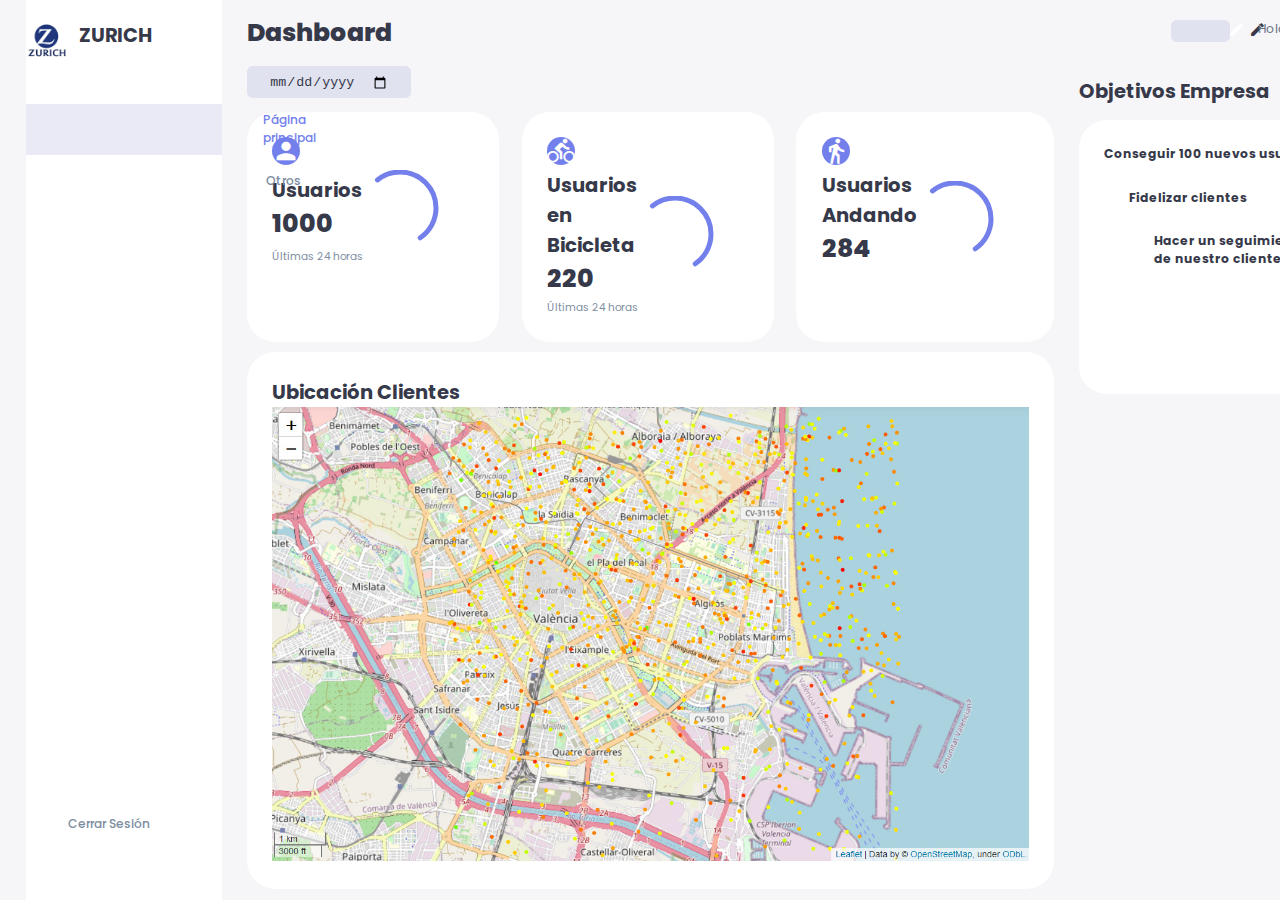
<file: Dashboards/zurich.html>
<!DOCTYPE html>
<html lang="en">
<head>
    <meta charset="UTF-8">
    <meta http-equiv="X-UA-Compatible" content="IE=edge">
    <meta name="viewport" content="width=device-width, initial-scale=1.0">
    <title>Dashboard</title>
    
    <link href="https://fonts.googleapis.com/icon?family=Material+Icons+Sharp"
    rel="stylesheet"> 
    <link rel="stylesheet" href="./style.css">
</head>
<body>
    <div class="container">
        <aside>
            <div class="top">
                <div class="logo">
                    <img src= "./images/logo.png">
                    <h2>ZURICH</h2> 
                </div>
                <div class="close" id="close-btn">
                    <span class="material-icons-sharp">close</span> 
                </div>
            </div>

            <div class="sidebar">
                <a href="#" class = "active"> 
                    <span class="material-icons-sharp">grid_view</span>
                    <h3>Página principal</h3>
                </a>
                <a href="#">
                    <span class="material-icons-sharp">grid_view</span>
                    <h3>Otros</h3>
                </a>
                <a href="#">
                    <span class="material-icons-sharp"></span>
                    <h3>Cerrar Sesión</h3>
                </a>
            </div>
        </aside>
        <!---------------END OF ASIDE----------------> 
        <main>
            <h1>Dashboard</h1>

            <div class="date">
                <input type="date">
            </div>

            <div class="insights">
                <div class="KM Andados">
                    <span class="material-icons-sharp">person</span> 
                    <div class="middle">
                        <div class="left">
                            <h2>Usuarios</h2>
                            <h1>1000</h1>
                    </div>
                    <div class="progress">
                        <svg>
                            <circle cx="38" cy="38" r="36"></circle>
                        </svg>
                        <div class="number">
                            <p></p>
                        </div>
                    </div>
            </div>
            <small class="text-muted">Últimas 24 horas</small>
        </div>
        <!-------------------END KM ANDADOS-------------------->
            <div class="KM Bici">
                <span class="material-icons-sharp">directions_bike</span>
                <div class="middle">
                    <div class="left">
                        <h2>Usuarios en Bicicleta</h2>
                        <h1>220</h1>
                </div>
                <div class="progress">
                    <svg>
                        <circle cx="38" cy="38" r="36"></circle>
                    </svg>
                    <div class="number">
                        <p></p>
                    </div>
                </div>
        </div>
        <small class="text-muted">Últimas 24 horas</small>
    </div>
    <!------------------------END KM BICI------------------------>
            <div class="KM Totales">
                <span class="material-icons-sharp">directions_walk</span>
                <div class="middle">
                    <div class="left">
                        <h2>Usuarios Andando</h2>
                        <h1>284</h1>
                </div>
                <div class="progress">
                    <svg>
                        <circle cx="38" cy="38" r="36"></circle>
                    </svg>
                    <div class="number">
                        <p></p>
                    </div>
                </div>
            </div>
    </div>
    <!----------------------END OF KM TOTALES-------------------->
    </div>
    <!-----------------------END OF INSIGHTS--------------------->

    <div class = "mapa">
        <div class = "ubicacion">
            <div class = "left">
                <h2>Ubicación Clientes</h2>
                <div id="zurichclientes"></div>
                <img src="images\mapa.jpeg" alt="Mapa">
            </div>
        </div>
    </div>  
    </main>
    <!----------------------END OF MAIN-------------------->
    <div class="rigth">
        <div class="top">
            <button id="menu-btn">
                <span class="material-icons-sharp">menu</span>
            </button>
            <div class="theme-toggler">
                <span class="material-icons-sharp active">light_mode</span>
                <span class="material-icons-sharp">dark_mode</span> 
            </div>
            <div class="profile">
                <div class="info">
                    <p>Hola Admin!</p>
                    <small class="text-muted">Admin</small>
                </div>
                <div class="profile-photo">
                    <img src= "./images/profilephoto.png">
                </div>
            </div>
        </div>
        <!---------------------END OF TOP-------------------->
        <div class="recent-updates">
            <h2>Objetivos Empresa</h2>
            <div class="updates">
                <div class="update">
                    <div class="message">
                        <p><b>Conseguir 100 nuevos usuarios diarios.</b></p>
            </div>
            <div class="updates">
                <div class="update">
                    <div class="message">
                        <p><b>Fidelizar clientes</b></p>
            </div>
            <div class="updates">
                <div class="update">
                    <div class="message">
                        <p><b>Hacer un seguimiento de nuestro clientes</b></p><div class="updates">
                    </div>
                </div>
            </div>
        </div>
    </div>
</body>
</html>
</file>
<file: Dashboards/style.css>
@import url('https://fonts.googleapis.com/css2?family=Poppins:wght@300;400;500;600;700;800&display=swap');

/* ROOT VARIABLES */
:root {
    --color-primary: #7380ec;
    --color-danger: #ff7782;
    --color-success: #41f1b6;
    --color-warning: #ffbb55;
    --color-white: #fff;
    --color-info-dark: #7d8da1;
    --color-info-light: #dce1eb;
    --color-dark: #363949;
    --color-light: rgba(132,139,200,0.18);
    --color-primary-variant: #111e88;
    --color-dark-variant: #677483;
    --color-background: #f6f6f9;

    --card-border-radius: 2rem;
    --border-radius-1: 0.4rem;
    --border-radius-2: 0.8rem;
    --border-radius-3: 1.2rem;

    --card-padding: 1.8rem;
    --padding-1: 1.2rem;

    --box-shadow: 0.2rem 3rem var(--color-light);
}

 * {
     margin: 0;
     padding: 0;
     outline: 0;
     appearance: 0;
     border: 0;
     text-decoration: none;
     list-style: none;
     box-sizing: border-box;
 }

 html{
     font-size: 14px;
 }

 body{
     width: 100vw;
     height: 100vh;
     font-family: poppins, sans-serif;
     font-size: 0.88rem;
     background: var(--color-background);
     user-select: none;
     overflow-x: hidden;
     color: var(--color-dark);
 }

 .container {
     display: grid;
     width: 96%;
     margin: 0 auto;
     gap: 1.8rem;
     grid-template-columns: 14rem auto 23rem;
 }

a {
    color: var(--color-dark);
}

img {
    display: block;
    width: 100%;
}

h1 {
    font-weight: 800;
    font-size: 1.8rem;
}

h2 {
    font-size: 1.4rem;
}

h3 {
    font-size: 0.87rem;
}

h4 {
    font-size: 0.8rem;
}

h5 {
    font-size: 0.77rem;
}

small{
    font-size: 0.75rem;
}

.profile-photo{
    width: 2.8rem;
    height: 2.8rem;
    border-radius: 50%;
    overflow: hidden;
}

.text-muted{
    color: var(--color-info-dark);
}

p {
    color:var(--color-dark-variant)
}

b {
    color: var(--color-dark);
}

.primary {
    color: var(--color-primary);
}

.danger {
    color: var(--color-danger);
}

.success {
    color: var(--color-success);
}

.warning {
    color: var(--color-warning);
}

aside {
    height: 100vh;
    background: white;
}

aside .top { 
    background: white;
    display: flex;
    align-items: center;
    justify-content: space-between;
    margin-top: 1.4rem;
}

aside .logo {
    display: flex;
    background: white;
    gap: 0.8rem;
}

aside .logo img {
    width: 3rem;
    height: 3rem;

}

aside .close {
    display: none;
}

/* SIDEBAR */
aside .sidebar {
    background: white;
    display: flex;
    flex-direction: column;
    height: 86vh;
    position: relative;
    top: 3rem;
}

aside h3 {
    font-weight: 500;
}

aside .sidebar a {
    display: flex;
    color: var(--color-info-dark);
    margin-left: 2rem;
    gap: 1rem;
    align-items: center;
    position: relative;
    height: 3.7rem;
    transition: all 300ms ease;
}

aside .sidebar a span {
    font-size: 1.6rem;
    transition: all 300ms ease;
}

aside .sidebar a:last-child {
    position: absolute;
    bottom: 2rem;
    width: 100%;
}

aside .sidebar a.active {
    background: var(--color-light);
    color: var(--color-primary);
    margin-left: 0;
}

aside .sidebar a.active:before {
    content: "";
    width: 6px;
    height: 100%;
    background: var(--color-primary);
}

aside .sidebar a.active span {
    color: var(--color-primary);
    margin-left: calc(1rem - 3px);
}
aside .sidebar a:hover {
    color:var(--color-primary)
}

aside .sidebar a:hover span {
    margin-left: 1rem;
}

/* ---------------------MAIN---------------- */

main{
    margin-top: 1rem;
}

main .date{
    display: inline-block;
    background: var(--color-light);
    border-radius: var(--border-radius-1);
    margin-top: 1rem;
    padding: 0.5rem 1.6rem;
}

main .date input[type="date"] {
    background: transparent;
    color: var(--color-dark);
}

main .insights {
    display: grid;
    grid-template-columns: repeat(3, 1fr);
    gap: 1.6rem;
}

main .insights > div {
    background: var(--color-white);
    padding: var(--card-padding);
    border-radius: var(--card-border-radius);
    margin-top: 1rem;
    transition: all 300 ms ease;
}

main .insights > div:hover {
    box-shadow: none;
}

main .insights > div span {
    background: var(--color-primary);
    padding: 0.5 rem;
    border-radius: 50%;
    color: var(--color-white);
    font-size: 2rem;
}

main .insights > div .middle {
    display: flex;
    align-items: center;
    justify-content: space-between;
}

main .insights h3 {
    margin: 1rem 0 0.6rem;
    font-size: 1rem;
}

main .insights .progress {
    position: relative;
    width:  92 px;
    height: 92 px;
    border-radius: 70%;
}

main .insights svg {
    width: 8rem;
    height: 5.1rem;
}

main .insights svg circle {
    fill: none;
    stroke: var(--color-primary);
    stroke-width: 5;
    stroke-linecap: round;
    transition: translate(5px, 5px);
    stroke-dasharray: 110;
    stroke-dashoffset: 75;
}

main .insights.progress .number {
    position: absolute;
    top: 0;
    left: 0;
    height: 100%;
    width: 100%;
    display: flex;
    justify-content: left;
    align-items: left;
}

main .mapa {
    display: left;
    grid-template-columns: repeat(3, 1fr);
    gap: 1.5rem;
}

main .mapa > div {
    background: var(--color-white);
    padding: var(--card-padding);
    border-radius: var(--card-border-radius);
    margin-top: 0.75rem;
    transition: all 300 ms ease;
}


/* ===================== RIGTH =================== */
.rigth {
    margin-top: 1.4rem;
}

.rigth .top {
    display: flex;
    justify-content: end;
    gap: 2rem;
}

.rigth .top button {
    display: none;
}

.rigth .theme-toggler {
    background: var(--color-light);
    display: flex;
    justify-content: space-between;
    align-items: center;
    height: 1.6rem;
    width: 4.2rem;
    cursor: pointer;
    border-radius: var(--border-radius-1);
}

.rigth .theme-toggler span {
    font-size: 1.2rem;
    width: 50%;
    height: 100%;
    display: flex;
    align-items: center;
    justify-content: center;
}

.rigth .theme-toggler span.active {
    background: v3r(--color-primary);
    color: white;
    border-radius: var(--border-radius-1);    
}

.rigth .top .profile {
    display: flex;
    gap: 2rem;
    text-align: right;
}

/*###################### RECENT UPDATES ################ */

.rigth .recent-updates {
    margin-top: 1.25rem;
}

.rigth .recent-updates h2 {
    margin-bottom: 1rem;
}

.rigth .recent-updates .updates {
    background: var(--color-white);
    padding: var(--card-padding);
    border-radius: var(--card-border-radius);
    transition: all 300 ms ease;
}

/* ################## TUS PUNTOS ###################### */

.puntuacion {
    background: var(--color-white);
    padding: var(--card-padding);
    border-radius: var(--card-border-radius);
    transition: all 300 ms ease;
    margin-top: -3rem;
    color: var(--color-primary);
}

/*######################### MAPA #################### */
#map {
	height: 275px;
	width: 100%;
}
</file>
